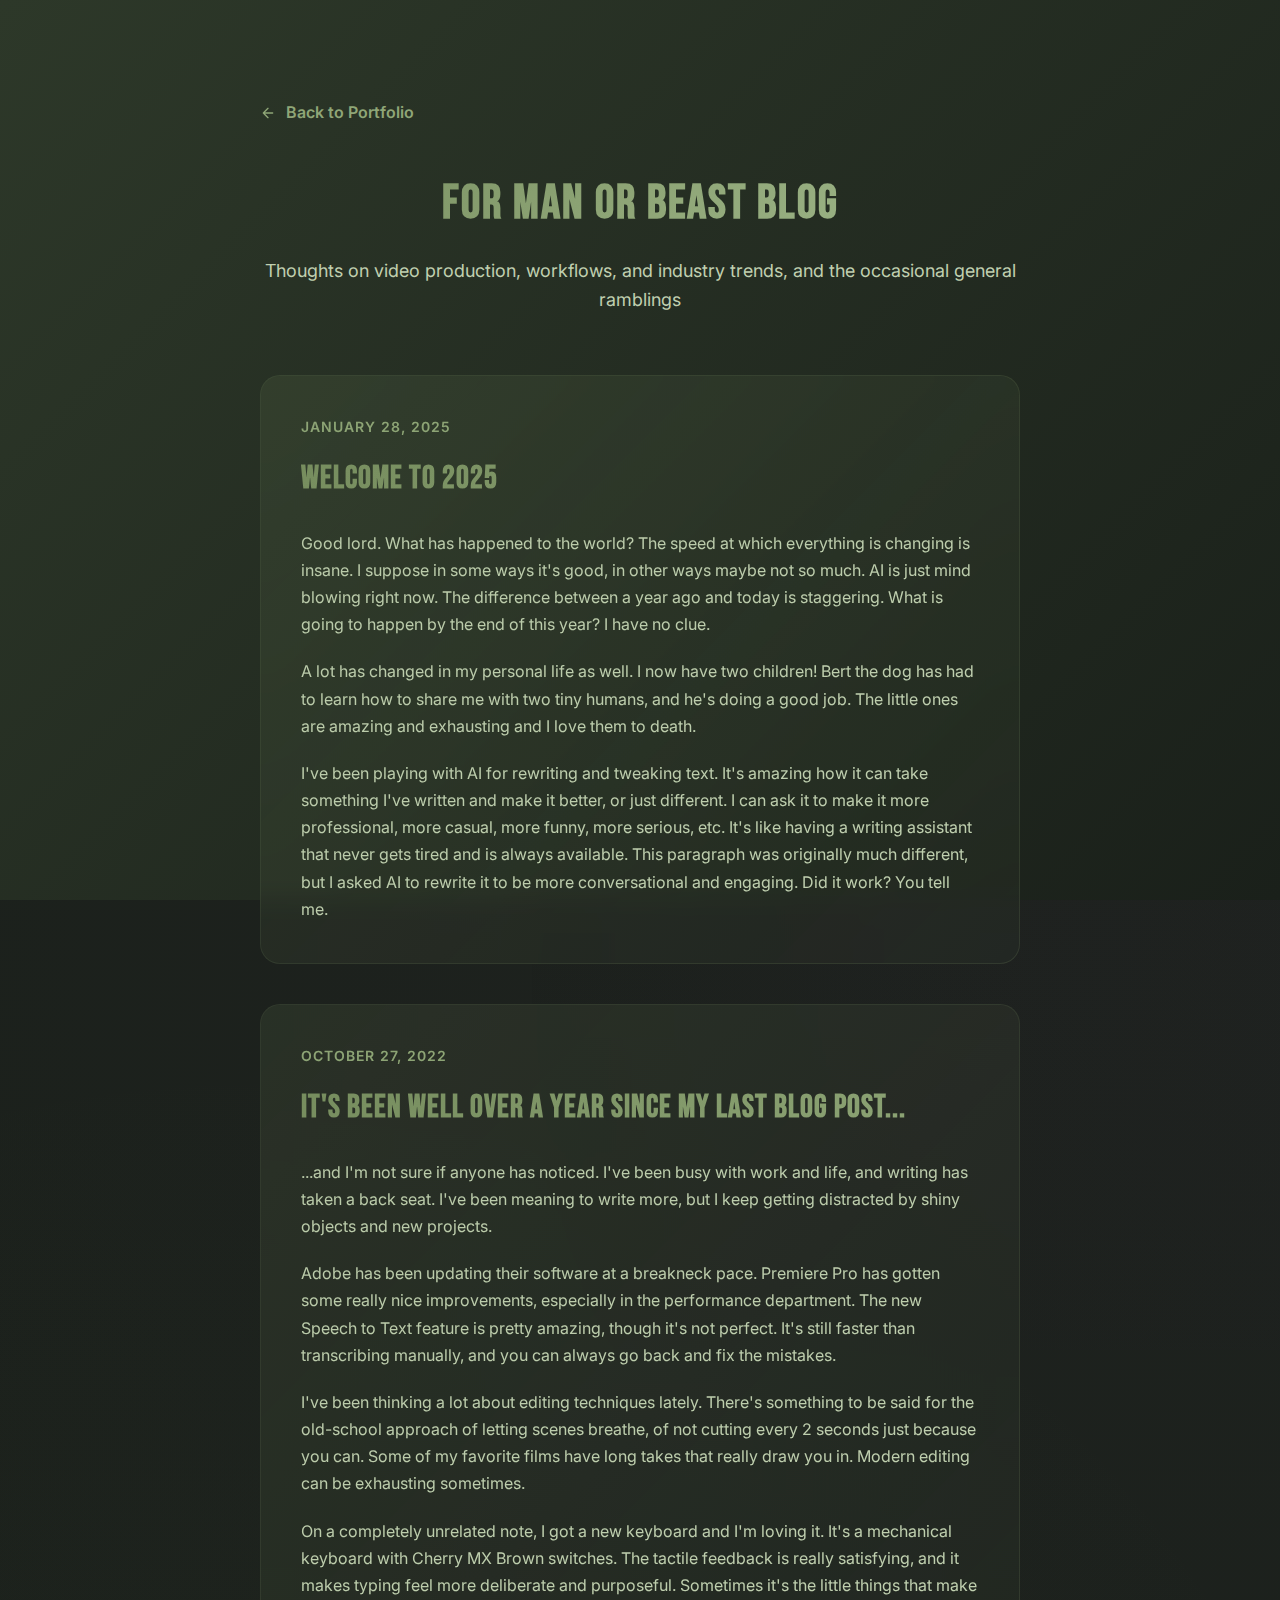
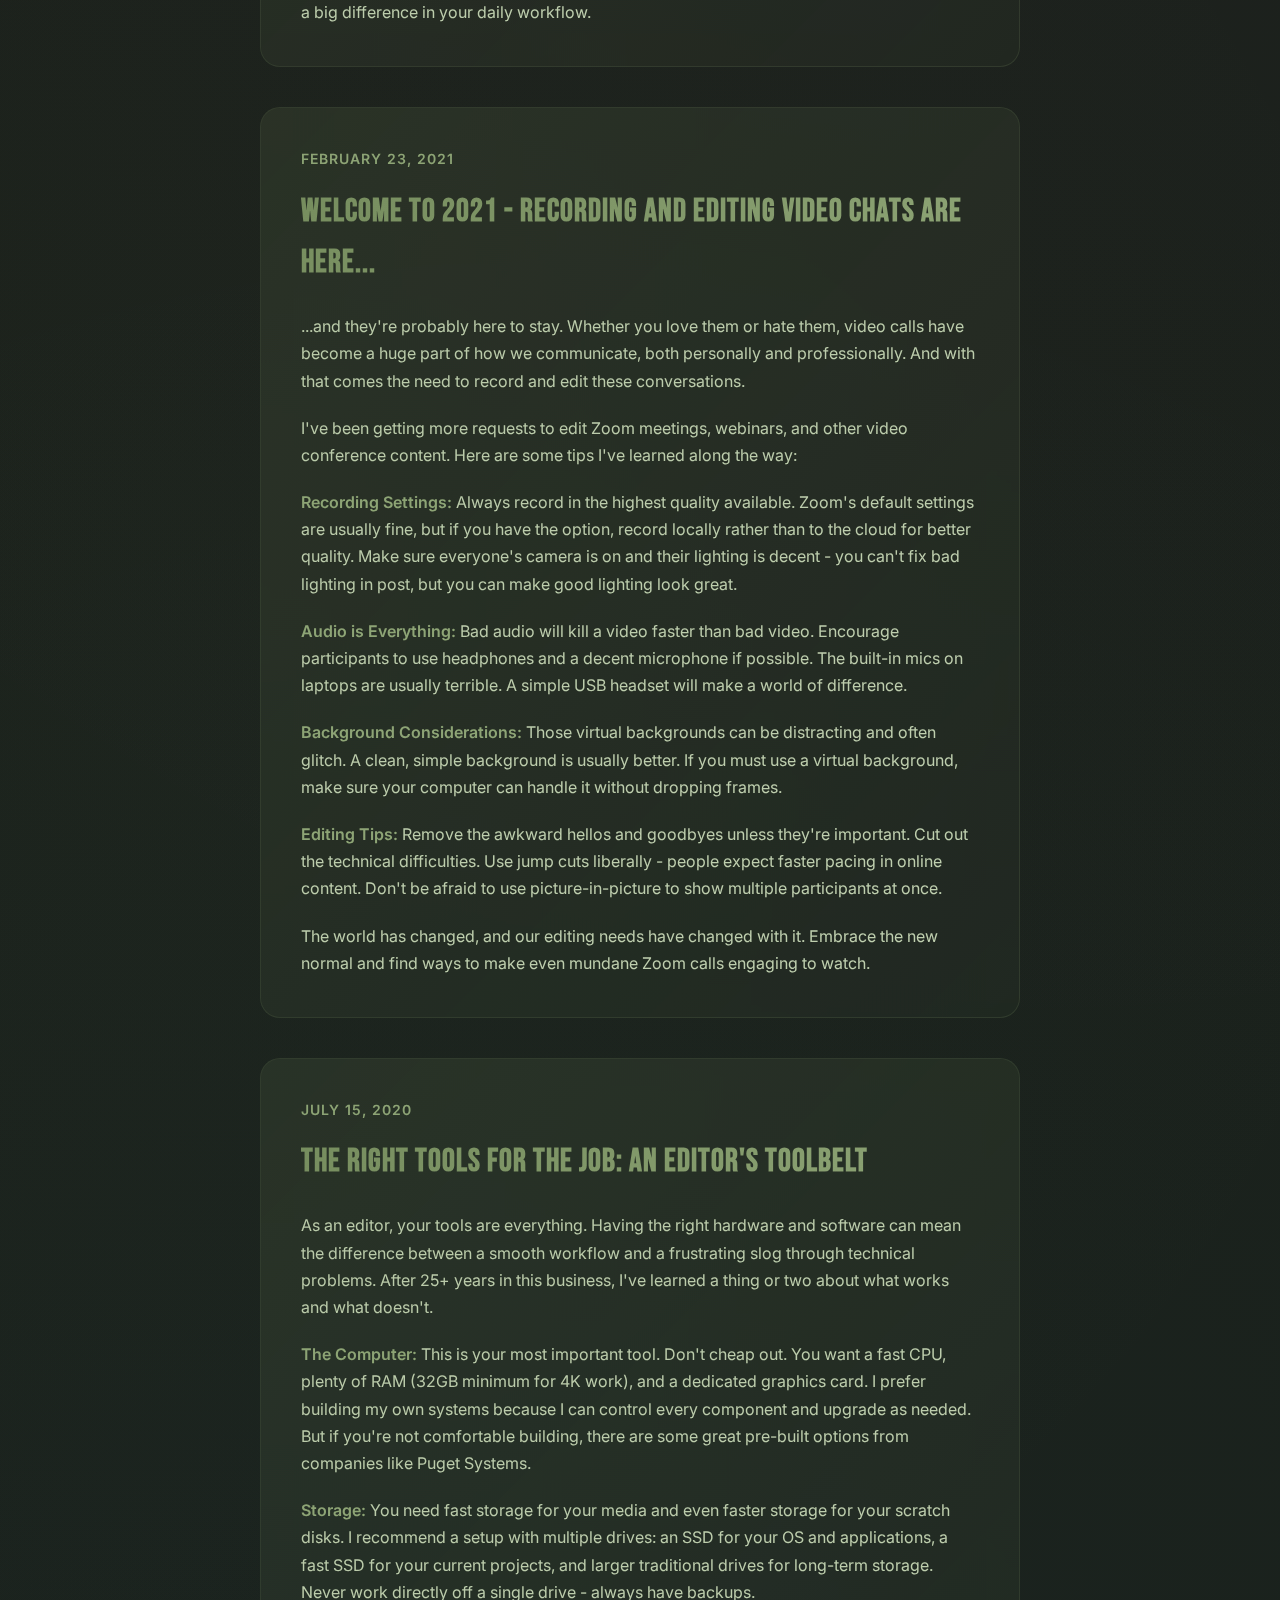
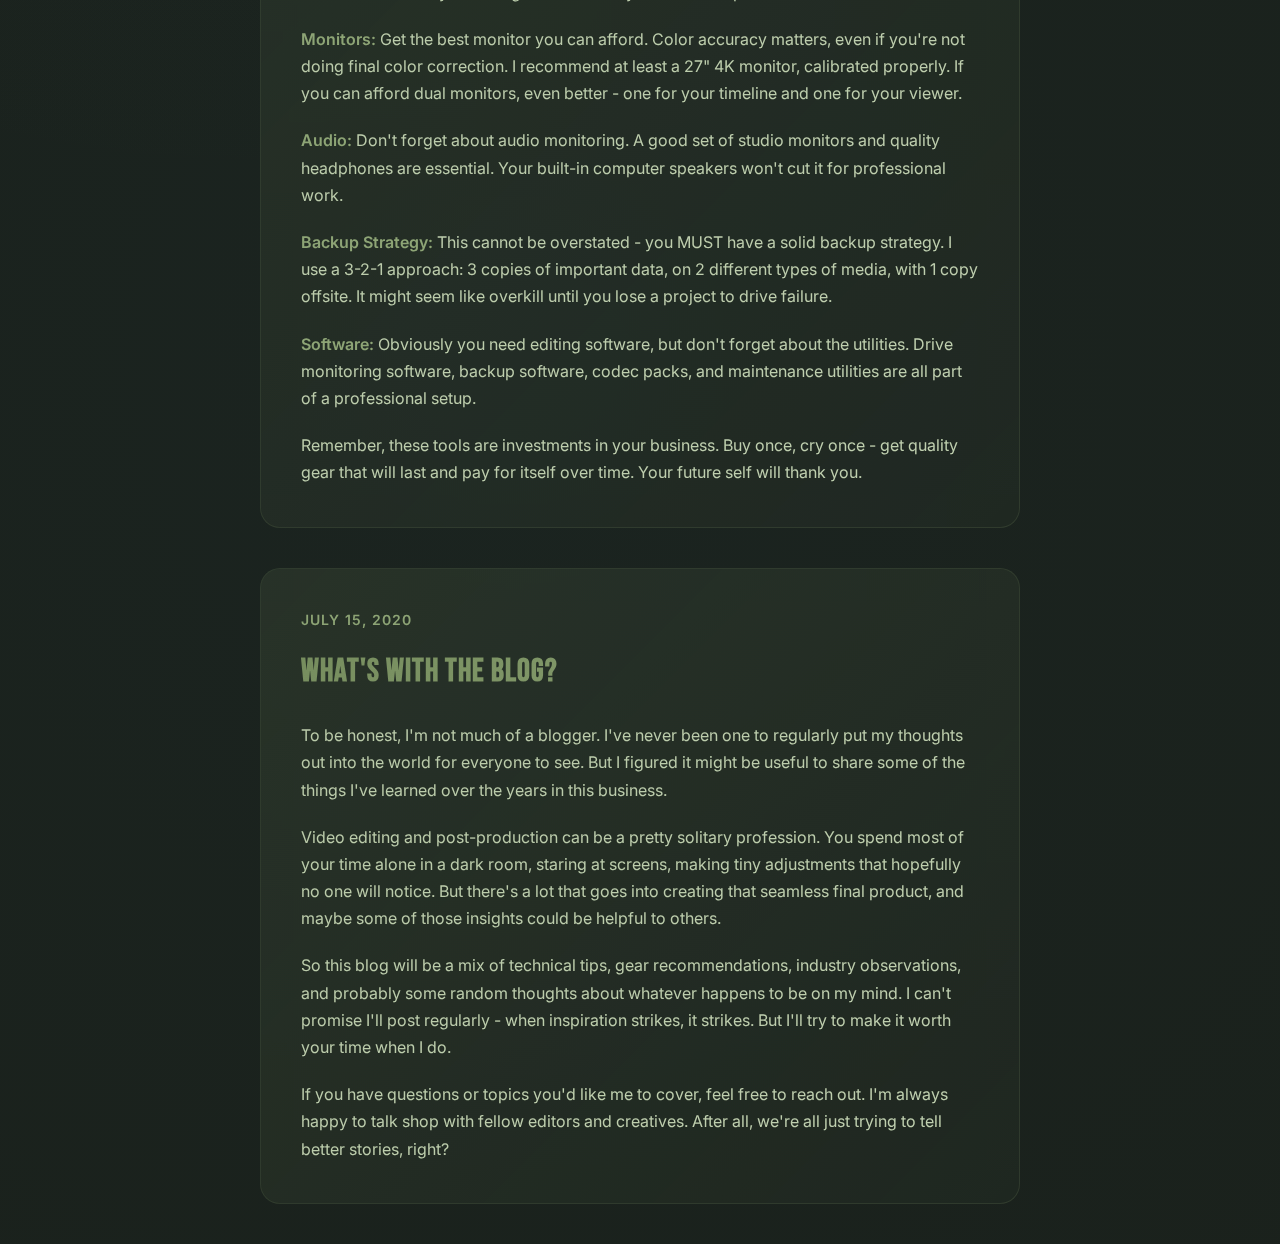
<file: blog.html>
<!DOCTYPE html>
<html lang="en">
<head>
    <meta charset="UTF-8">
    <meta name="viewport" content="width=device-width, initial-scale=1.0">
    <title>Blog - For Man or Beast</title>

    <!-- Favicon -->
    <link rel="icon" type="image/svg+xml" href="favicon.svg">
    <link rel="alternate icon" href="favicon.ico">

    <link href="https://fonts.googleapis.com/css2?family=Inter:wght@300;400;500;600;700&family=Bebas+Neue&display=swap" rel="stylesheet">
    <link rel="stylesheet" href="styles-deepolive.css">
    <style>
        .blog-page {
            background: linear-gradient(135deg, #2d3829 0%, #1a201a 100%);
            background-attachment: fixed;
            min-height: 100vh;
            padding-top: 100px;
        }
        .blog-container {
            max-width: 800px;
            margin: 0 auto;
            padding: 0 20px;
        }
        .blog-post {
            background: rgba(118, 141, 94, 0.05);
            backdrop-filter: blur(12px);
            border: 1px solid rgba(118, 141, 94, 0.2);
            border-radius: 20px;
            padding: 40px;
            margin-bottom: 40px;
            position: relative;
            overflow: hidden;
            transition: all 0.3s ease;
        }
        .blog-post:hover {
            background: rgba(118, 141, 94, 0.08);
            transform: translateY(-2px);
            box-shadow: 0 10px 30px rgba(118, 141, 94, 0.15);
        }
        .blog-post::before {
            content: '';
            position: absolute;
            top: 0;
            left: 0;
            right: 0;
            bottom: 0;
            background: linear-gradient(135deg, rgba(118, 141, 94, 0.1) 0%, rgba(118, 141, 94, 0) 100%);
            pointer-events: none;
        }
        .blog-post-date {
            color: #8fa677;
            font-size: 14px;
            font-weight: 600;
            margin-bottom: 15px;
            text-transform: uppercase;
            letter-spacing: 1px;
        }
        .blog-post-title {
            color: #ffffff;
            font-family: 'Bebas Neue', cursive;
            font-size: 32px;
            margin-bottom: 25px;
            letter-spacing: 1px;
            background: linear-gradient(135deg, #768d5e 0%, #8fa677 100%);
            -webkit-background-clip: text;
            -webkit-text-fill-color: transparent;
            background-clip: text;
        }
        .blog-post-content {
            color: #c0d0b0;
            line-height: 1.7;
            font-size: 16px;
        }
        .blog-post-content p {
            margin-bottom: 20px;
        }
        .blog-post-content p:last-child {
            margin-bottom: 0;
        }
        .blog-header {
            text-align: center;
            margin-bottom: 60px;
        }
        .blog-header h1 {
            font-family: 'Bebas Neue', cursive;
            font-size: 48px;
            color: #ffffff;
            margin-bottom: 15px;
            letter-spacing: 2px;
            background: linear-gradient(135deg, #768d5e 0%, #8fa677 50%, #a0b88c 100%);
            -webkit-background-clip: text;
            -webkit-text-fill-color: transparent;
            background-clip: text;
        }
        .blog-header p {
            color: #c0d0b0;
            font-size: 18px;
        }
        .back-to-site {
            display: inline-flex;
            align-items: center;
            gap: 10px;
            color: #8fa677;
            text-decoration: none;
            font-weight: 600;
            margin-bottom: 40px;
            transition: all 0.3s ease;
        }
        .back-to-site:hover {
            transform: translateX(-5px);
            color: #768d5e;
        }
        .back-to-site svg {
            width: 16px;
            height: 16px;
        }
        .blog-post-content strong {
            color: #8fa677;
            font-weight: 600;
        }
        body {
            margin: 0;
            padding: 0;
            font-family: 'Inter', sans-serif;
        }
        ::-webkit-scrollbar {
            width: 12px;
        }
        ::-webkit-scrollbar-track {
            background: rgba(118, 141, 94, 0.05);
        }
        ::-webkit-scrollbar-thumb {
            background: rgba(118, 141, 94, 0.3);
            border-radius: 6px;
        }
        ::-webkit-scrollbar-thumb:hover {
            background: rgba(118, 141, 94, 0.5);
        }
    </style>
</head>
<body>
    <div class="blog-page">
        <div class="blog-container">
            <a href="index.html" class="back-to-site">
                <svg viewBox="0 0 24 24" fill="none" xmlns="http://www.w3.org/2000/svg">
                    <path d="M19 12H5M12 19l-7-7 7-7" stroke="currentColor" stroke-width="2" stroke-linecap="round" stroke-linejoin="round"/>
                </svg>
                Back to Portfolio
            </a>
            
            <div class="blog-header">
                <h1>For Man or Beast Blog</h1>
                <p>Thoughts on video production, workflows, and industry trends, and the occasional general ramblings</p>
            </div>

            <article class="blog-post">
                <div class="blog-post-date">January 28, 2025</div>
                <h2 class="blog-post-title">Welcome to 2025</h2>
                <div class="blog-post-content">
                    <p>Good lord. What has happened to the world? The speed at which everything is changing is insane. I suppose in some ways it's good, in other ways maybe not so much. AI is just mind blowing right now. The difference between a year ago and today is staggering. What is going to happen by the end of this year? I have no clue.</p>
                    
                    <p>A lot has changed in my personal life as well. I now have two children! Bert the dog has had to learn how to share me with two tiny humans, and he's doing a good job. The little ones are amazing and exhausting and I love them to death.</p>
                    
                    <p>I've been playing with AI for rewriting and tweaking text. It's amazing how it can take something I've written and make it better, or just different. I can ask it to make it more professional, more casual, more funny, more serious, etc. It's like having a writing assistant that never gets tired and is always available. This paragraph was originally much different, but I asked AI to rewrite it to be more conversational and engaging. Did it work? You tell me.</p>
                </div>
            </article>

            <article class="blog-post">
                <div class="blog-post-date">October 27, 2022</div>
                <h2 class="blog-post-title">It's been well over a year since my last blog post...</h2>
                <div class="blog-post-content">
                    <p>...and I'm not sure if anyone has noticed. I've been busy with work and life, and writing has taken a back seat. I've been meaning to write more, but I keep getting distracted by shiny objects and new projects.</p>
                    
                    <p>Adobe has been updating their software at a breakneck pace. Premiere Pro has gotten some really nice improvements, especially in the performance department. The new Speech to Text feature is pretty amazing, though it's not perfect. It's still faster than transcribing manually, and you can always go back and fix the mistakes.</p>
                    
                    <p>I've been thinking a lot about editing techniques lately. There's something to be said for the old-school approach of letting scenes breathe, of not cutting every 2 seconds just because you can. Some of my favorite films have long takes that really draw you in. Modern editing can be exhausting sometimes.</p>
                    
                    <p>On a completely unrelated note, I got a new keyboard and I'm loving it. It's a mechanical keyboard with Cherry MX Brown switches. The tactile feedback is really satisfying, and it makes typing feel more deliberate and purposeful. Sometimes it's the little things that make a big difference in your daily workflow.</p>
                </div>
            </article>

            <article class="blog-post">
                <div class="blog-post-date">February 23, 2021</div>
                <h2 class="blog-post-title">Welcome to 2021 - Recording and editing video chats are here...</h2>
                <div class="blog-post-content">
                    <p>...and they're probably here to stay. Whether you love them or hate them, video calls have become a huge part of how we communicate, both personally and professionally. And with that comes the need to record and edit these conversations.</p>
                    
                    <p>I've been getting more requests to edit Zoom meetings, webinars, and other video conference content. Here are some tips I've learned along the way:</p>
                    
                    <p><strong>Recording Settings:</strong> Always record in the highest quality available. Zoom's default settings are usually fine, but if you have the option, record locally rather than to the cloud for better quality. Make sure everyone's camera is on and their lighting is decent - you can't fix bad lighting in post, but you can make good lighting look great.</p>
                    
                    <p><strong>Audio is Everything:</strong> Bad audio will kill a video faster than bad video. Encourage participants to use headphones and a decent microphone if possible. The built-in mics on laptops are usually terrible. A simple USB headset will make a world of difference.</p>
                    
                    <p><strong>Background Considerations:</strong> Those virtual backgrounds can be distracting and often glitch. A clean, simple background is usually better. If you must use a virtual background, make sure your computer can handle it without dropping frames.</p>
                    
                    <p><strong>Editing Tips:</strong> Remove the awkward hellos and goodbyes unless they're important. Cut out the technical difficulties. Use jump cuts liberally - people expect faster pacing in online content. Don't be afraid to use picture-in-picture to show multiple participants at once.</p>
                    
                    <p>The world has changed, and our editing needs have changed with it. Embrace the new normal and find ways to make even mundane Zoom calls engaging to watch.</p>
                </div>
            </article>

            <article class="blog-post">
                <div class="blog-post-date">July 15, 2020</div>
                <h2 class="blog-post-title">The Right Tools for the Job: An Editor's Toolbelt</h2>
                <div class="blog-post-content">
                    <p>As an editor, your tools are everything. Having the right hardware and software can mean the difference between a smooth workflow and a frustrating slog through technical problems. After 25+ years in this business, I've learned a thing or two about what works and what doesn't.</p>
                    
                    <p><strong>The Computer:</strong> This is your most important tool. Don't cheap out. You want a fast CPU, plenty of RAM (32GB minimum for 4K work), and a dedicated graphics card. I prefer building my own systems because I can control every component and upgrade as needed. But if you're not comfortable building, there are some great pre-built options from companies like Puget Systems.</p>
                    
                    <p><strong>Storage:</strong> You need fast storage for your media and even faster storage for your scratch disks. I recommend a setup with multiple drives: an SSD for your OS and applications, a fast SSD for your current projects, and larger traditional drives for long-term storage. Never work directly off a single drive - always have backups.</p>
                    
                    <p><strong>Monitors:</strong> Get the best monitor you can afford. Color accuracy matters, even if you're not doing final color correction. I recommend at least a 27" 4K monitor, calibrated properly. If you can afford dual monitors, even better - one for your timeline and one for your viewer.</p>
                    
                    <p><strong>Audio:</strong> Don't forget about audio monitoring. A good set of studio monitors and quality headphones are essential. Your built-in computer speakers won't cut it for professional work.</p>
                    
                    <p><strong>Backup Strategy:</strong> This cannot be overstated - you MUST have a solid backup strategy. I use a 3-2-1 approach: 3 copies of important data, on 2 different types of media, with 1 copy offsite. It might seem like overkill until you lose a project to drive failure.</p>
                    
                    <p><strong>Software:</strong> Obviously you need editing software, but don't forget about the utilities. Drive monitoring software, backup software, codec packs, and maintenance utilities are all part of a professional setup.</p>
                    
                    <p>Remember, these tools are investments in your business. Buy once, cry once - get quality gear that will last and pay for itself over time. Your future self will thank you.</p>
                </div>
            </article>

            <article class="blog-post">
                <div class="blog-post-date">July 15, 2020</div>
                <h2 class="blog-post-title">What's with the blog?</h2>
                <div class="blog-post-content">
                    <p>To be honest, I'm not much of a blogger. I've never been one to regularly put my thoughts out into the world for everyone to see. But I figured it might be useful to share some of the things I've learned over the years in this business.</p>
                    
                    <p>Video editing and post-production can be a pretty solitary profession. You spend most of your time alone in a dark room, staring at screens, making tiny adjustments that hopefully no one will notice. But there's a lot that goes into creating that seamless final product, and maybe some of those insights could be helpful to others.</p>
                    
                    <p>So this blog will be a mix of technical tips, gear recommendations, industry observations, and probably some random thoughts about whatever happens to be on my mind. I can't promise I'll post regularly - when inspiration strikes, it strikes. But I'll try to make it worth your time when I do.</p>
                    
                    <p>If you have questions or topics you'd like me to cover, feel free to reach out. I'm always happy to talk shop with fellow editors and creatives. After all, we're all just trying to tell better stories, right?</p>
                </div>
            </article>
        </div>
    </div>
</body>
</html>
</file>
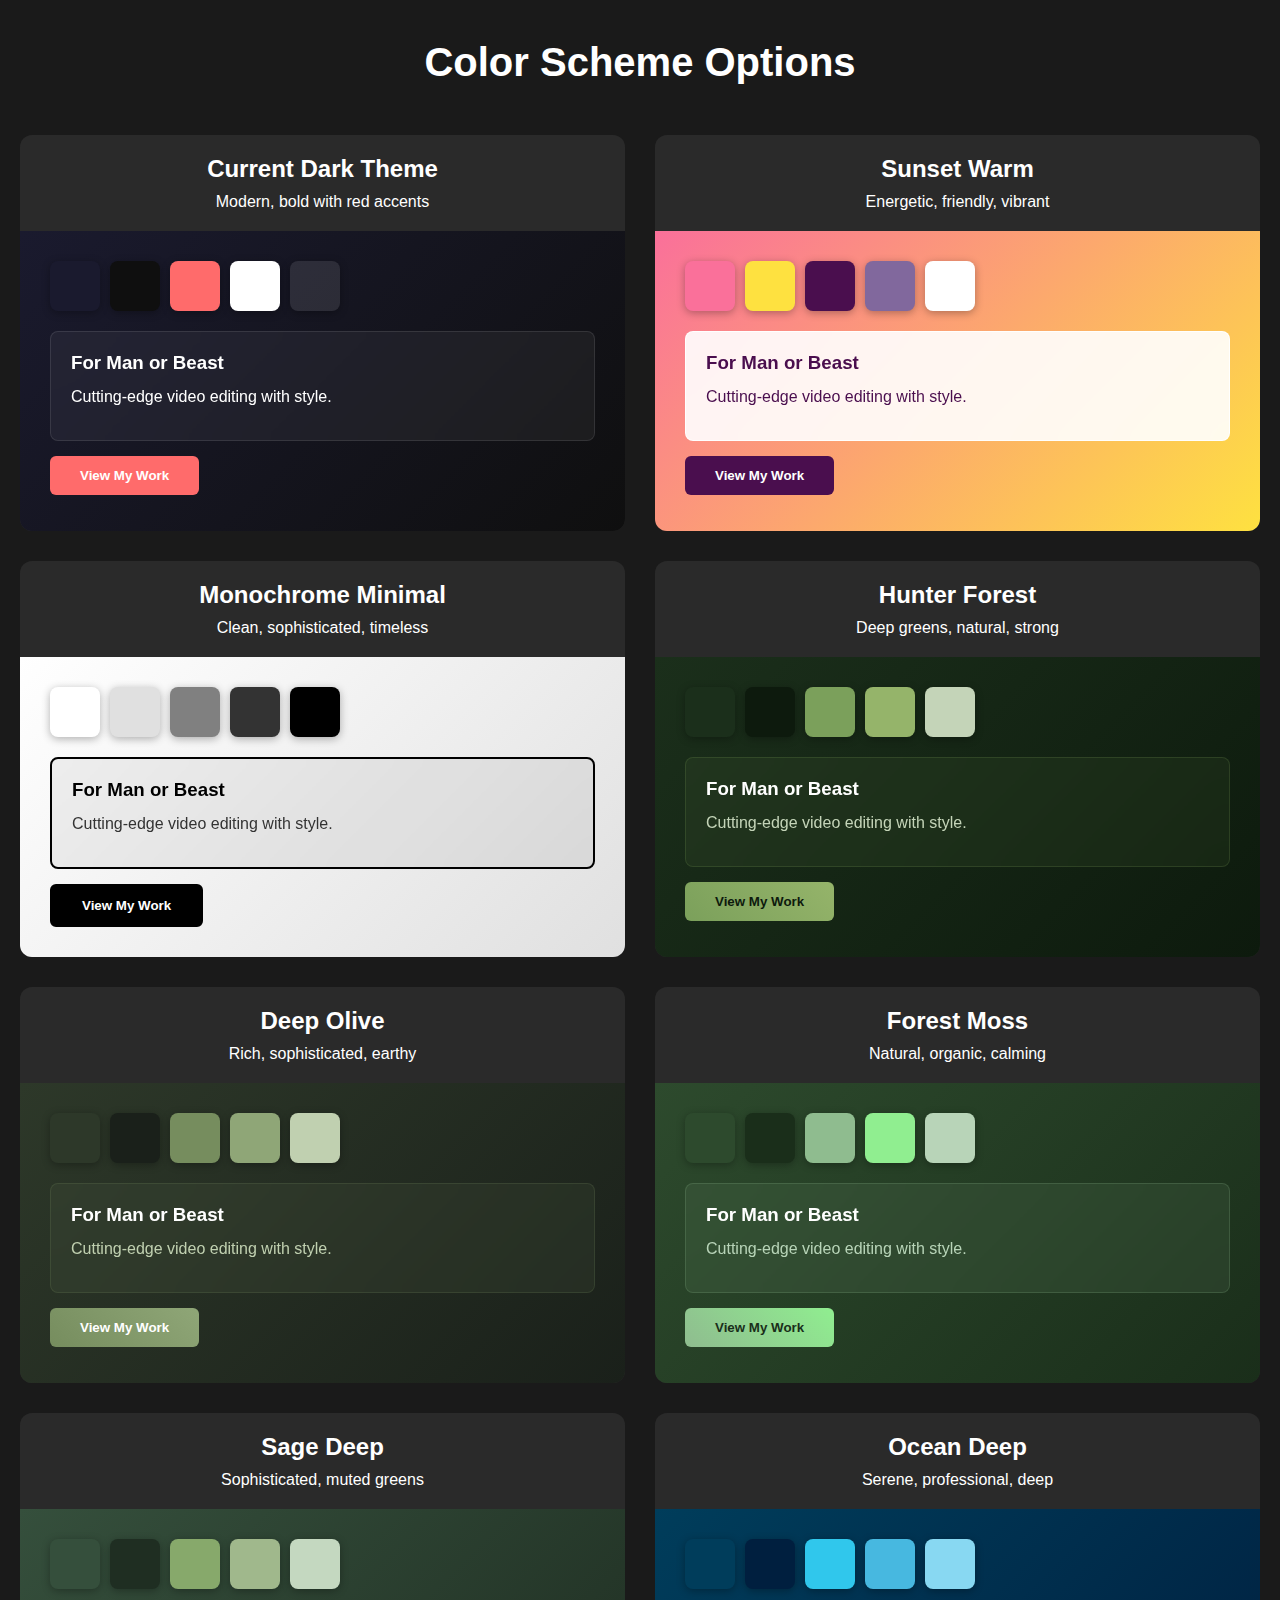
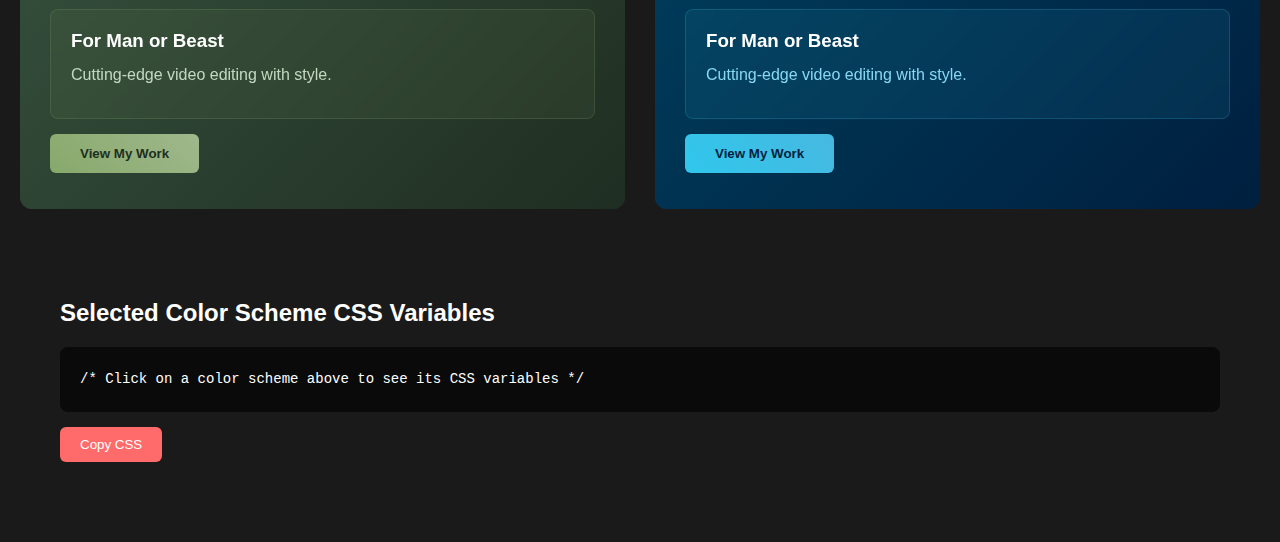
<file: coloroptions.html>
<!DOCTYPE html>
<html lang="en">
<head>
    <meta charset="UTF-8">
    <meta name="viewport" content="width=device-width, initial-scale=1.0">
    <title>Color Scheme Options - For Man or Beast</title>
    <style>
        * {
            margin: 0;
            padding: 0;
            box-sizing: border-box;
        }

        body {
            font-family: -apple-system, BlinkMacSystemFont, "Segoe UI", Roboto, "Helvetica Neue", Arial, sans-serif;
            background: #1a1a1a;
            color: #fff;
            padding: 40px 20px;
        }

        .container {
            max-width: 1400px;
            margin: 0 auto;
        }

        h1 {
            text-align: center;
            margin-bottom: 50px;
            font-size: 2.5rem;
        }

        .schemes-grid {
            display: grid;
            grid-template-columns: repeat(auto-fit, minmax(400px, 1fr));
            gap: 30px;
            margin-bottom: 50px;
        }

        .scheme-card {
            background: #2a2a2a;
            border-radius: 12px;
            overflow: hidden;
            transition: transform 0.3s ease;
        }

        .scheme-card:hover {
            transform: translateY(-5px);
        }

        .scheme-header {
            padding: 20px;
            text-align: center;
        }

        .scheme-header h2 {
            margin-bottom: 10px;
        }

        .scheme-preview {
            padding: 30px;
            min-height: 300px;
            position: relative;
        }

        .color-palette {
            display: flex;
            gap: 10px;
            margin-bottom: 20px;
            flex-wrap: wrap;
        }

        .color-swatch {
            width: 50px;
            height: 50px;
            border-radius: 8px;
            box-shadow: 0 2px 8px rgba(0,0,0,0.3);
            position: relative;
            cursor: pointer;
        }

        .color-swatch:hover::after {
            content: attr(data-color);
            position: absolute;
            bottom: -25px;
            left: 50%;
            transform: translateX(-50%);
            background: #000;
            color: #fff;
            padding: 4px 8px;
            border-radius: 4px;
            font-size: 11px;
            white-space: nowrap;
            z-index: 10;
        }

        .sample-elements {
            display: flex;
            flex-direction: column;
            gap: 15px;
        }

        .sample-button {
            padding: 12px 30px;
            border: none;
            border-radius: 6px;
            font-weight: 600;
            cursor: pointer;
            transition: all 0.3s ease;
            display: inline-block;
            width: fit-content;
        }

        .sample-card {
            padding: 20px;
            border-radius: 8px;
            backdrop-filter: blur(10px);
        }

        .sample-text {
            margin: 10px 0;
            line-height: 1.6;
        }

        .apply-button {
            margin: 20px auto;
            padding: 15px 40px;
            font-size: 1.1rem;
            border: none;
            border-radius: 8px;
            cursor: pointer;
            font-weight: 600;
            transition: all 0.3s ease;
            display: block;
        }

        /* Scheme 1: Current Dark Theme */
        .scheme-1 {
            background: linear-gradient(135deg, #1a1a2e 0%, #0f0f0f 100%);
        }
        .scheme-1 .sample-button {
            background: #ff6b6b;
            color: white;
        }
        .scheme-1 .sample-button:hover {
            background: #ff5252;
            transform: scale(1.05);
        }
        .scheme-1 .sample-card {
            background: rgba(255, 255, 255, 0.05);
            border: 1px solid rgba(255, 255, 255, 0.1);
        }

        /* Scheme 2: Hunter Forest */
        .scheme-2 {
            background: linear-gradient(135deg, #1b2f1b 0%, #0d1a0d 100%);
        }
        .scheme-2 .sample-button {
            background: linear-gradient(45deg, #7ba05b, #95b46a);
            color: #0d1a0d;
            font-weight: 600;
        }
        .scheme-2 .sample-button:hover {
            transform: scale(1.05);
            box-shadow: 0 10px 30px rgba(123, 160, 91, 0.4);
        }
        .scheme-2 .sample-card {
            background: rgba(123, 160, 91, 0.08);
            border: 1px solid rgba(123, 160, 91, 0.2);
        }
        .scheme-2 .sample-text {
            color: #c4d4b8;
        }

        /* Scheme 3: Deep Olive */
        .scheme-3 {
            background: linear-gradient(135deg, #2d3829 0%, #1a201a 100%);
        }
        .scheme-3 .sample-button {
            background: linear-gradient(45deg, #768d5e, #8fa677);
            color: white;
        }
        .scheme-3 .sample-button:hover {
            transform: scale(1.05);
            box-shadow: 0 10px 30px rgba(118, 141, 94, 0.3);
        }
        .scheme-3 .sample-card {
            background: rgba(118, 141, 94, 0.1);
            border: 1px solid rgba(118, 141, 94, 0.2);
        }
        .scheme-3 .sample-text {
            color: #c0d0b0;
        }

        /* Scheme 4: Forest Moss */
        .scheme-4 {
            background: linear-gradient(135deg, #2d4a2d 0%, #1a2e1a 100%);
        }
        .scheme-4 .sample-button {
            background: linear-gradient(45deg, #8fbc8f, #90ee90);
            color: #1a2e1a;
            font-weight: 600;
        }
        .scheme-4 .sample-button:hover {
            transform: scale(1.05);
            box-shadow: 0 10px 30px rgba(143, 188, 143, 0.3);
        }
        .scheme-4 .sample-card {
            background: rgba(143, 188, 143, 0.1);
            border: 1px solid rgba(143, 188, 143, 0.2);
        }
        .scheme-4 .sample-text {
            color: #b8d4b8;
        }

        /* Scheme 5: Sunset Warm */
        .scheme-5 {
            background: linear-gradient(135deg, #fa709a 0%, #fee140 100%);
        }
        .scheme-5 .sample-button {
            background: #4a0e4e;
            color: white;
        }
        .scheme-5 .sample-button:hover {
            background: #81689d;
            transform: scale(1.05);
        }
        .scheme-5 .sample-card {
            background: rgba(255, 255, 255, 0.9);
            border: 1px solid rgba(255, 255, 255, 0.95);
        }
        .scheme-5 .sample-text {
            color: #4a0e4e;
        }
        .scheme-5 h3 {
            color: #4a0e4e;
        }

        /* Scheme 6: Monochrome Minimal */
        .scheme-6 {
            background: linear-gradient(135deg, #ffffff 0%, #e0e0e0 100%);
        }
        .scheme-6 .sample-button {
            background: #000000;
            color: white;
            border: 2px solid #000000;
        }
        .scheme-6 .sample-button:hover {
            background: transparent;
            color: #000000;
        }
        .scheme-6 .sample-card {
            background: rgba(0, 0, 0, 0.05);
            border: 2px solid #000000;
        }
        .scheme-6 .sample-text {
            color: #333333;
        }
        .scheme-6 h3 {
            color: #000000;
        }
        .scheme-6 .scheme-header {
            color: #000000;
        }

        /* Scheme 7: Sage Deep */
        .scheme-7 {
            background: linear-gradient(135deg, #354f3c 0%, #1f2e22 100%);
        }
        .scheme-7 .sample-button {
            background: linear-gradient(45deg, #87a96b, #a0b88c);
            color: #1f2e22;
            font-weight: 600;
        }
        .scheme-7 .sample-button:hover {
            box-shadow: 0 10px 40px rgba(135, 169, 107, 0.4);
            transform: scale(1.05);
        }
        .scheme-7 .sample-card {
            background: rgba(135, 169, 107, 0.08);
            border: 1px solid rgba(135, 169, 107, 0.2);
        }
        .scheme-7 .sample-text {
            color: #c4d8c0;
        }

        /* Scheme 8: Ocean Deep */
        .scheme-8 {
            background: linear-gradient(135deg, #003d5b 0%, #001f3f 100%);
        }
        .scheme-8 .sample-button {
            background: linear-gradient(45deg, #30c7ec, #47b8e0);
            color: #001f3f;
            font-weight: 600;
        }
        .scheme-8 .sample-button:hover {
            transform: translateY(-3px);
            box-shadow: 0 10px 40px rgba(48, 199, 236, 0.4);
        }
        .scheme-8 .sample-card {
            background: rgba(48, 199, 236, 0.08);
            border: 1px solid rgba(48, 199, 236, 0.2);
        }
        .scheme-8 .sample-text {
            color: #88d8f2;
        }

        .code-section {
            background: #1a1a1a;
            padding: 40px;
            border-radius: 12px;
            margin-top: 50px;
        }

        .code-section h2 {
            margin-bottom: 20px;
        }

        .css-variables {
            background: #0a0a0a;
            padding: 20px;
            border-radius: 8px;
            font-family: 'Courier New', monospace;
            font-size: 14px;
            line-height: 1.8;
            overflow-x: auto;
        }

        .copy-button {
            background: #ff6b6b;
            color: white;
            border: none;
            padding: 10px 20px;
            border-radius: 6px;
            cursor: pointer;
            margin-top: 15px;
            transition: all 0.3s ease;
        }

        .copy-button:hover {
            background: #ff5252;
            transform: scale(1.05);
        }
    </style>
</head>
<body>
    <div class="container">
        <h1>Color Scheme Options</h1>

        <div class="schemes-grid">
            <!-- Scheme 1: Current Dark Theme -->
            <div class="scheme-card">
                <div class="scheme-header">
                    <h2>Current Dark Theme</h2>
                    <p>Modern, bold with red accents</p>
                </div>
                <div class="scheme-preview scheme-1">
                    <div class="color-palette">
                        <div class="color-swatch" style="background: #1a1a2e;" data-color="#1a1a2e"></div>
                        <div class="color-swatch" style="background: #0f0f0f;" data-color="#0f0f0f"></div>
                        <div class="color-swatch" style="background: #ff6b6b;" data-color="#ff6b6b"></div>
                        <div class="color-swatch" style="background: #ffffff;" data-color="#ffffff"></div>
                        <div class="color-swatch" style="background: rgba(255,255,255,0.1);" data-color="rgba(255,255,255,0.1)"></div>
                    </div>
                    <div class="sample-elements">
                        <div class="sample-card">
                            <h3>For Man or Beast</h3>
                            <p class="sample-text">Cutting-edge video editing with style.</p>
                        </div>
                        <button class="sample-button">View My Work</button>
                    </div>
                </div>
            </div>

            <!-- Scheme 5: Sunset Warm -->
            <div class="scheme-card">
                <div class="scheme-header">
                    <h2>Sunset Warm</h2>
                    <p>Energetic, friendly, vibrant</p>
                </div>
                <div class="scheme-preview scheme-5">
                    <div class="color-palette">
                        <div class="color-swatch" style="background: #fa709a;" data-color="#fa709a"></div>
                        <div class="color-swatch" style="background: #fee140;" data-color="#fee140"></div>
                        <div class="color-swatch" style="background: #4a0e4e;" data-color="#4a0e4e"></div>
                        <div class="color-swatch" style="background: #81689d;" data-color="#81689d"></div>
                        <div class="color-swatch" style="background: #ffffff;" data-color="#ffffff"></div>
                    </div>
                    <div class="sample-elements">
                        <div class="sample-card">
                            <h3>For Man or Beast</h3>
                            <p class="sample-text">Cutting-edge video editing with style.</p>
                        </div>
                        <button class="sample-button">View My Work</button>
                    </div>
                </div>
            </div>

            <!-- Scheme 6: Monochrome Minimal -->
            <div class="scheme-card">
                <div class="scheme-header">
                    <h2>Monochrome Minimal</h2>
                    <p>Clean, sophisticated, timeless</p>
                </div>
                <div class="scheme-preview scheme-6">
                    <div class="color-palette">
                        <div class="color-swatch" style="background: #ffffff;" data-color="#ffffff"></div>
                        <div class="color-swatch" style="background: #e0e0e0;" data-color="#e0e0e0"></div>
                        <div class="color-swatch" style="background: #808080;" data-color="#808080"></div>
                        <div class="color-swatch" style="background: #333333;" data-color="#333333"></div>
                        <div class="color-swatch" style="background: #000000;" data-color="#000000"></div>
                    </div>
                    <div class="sample-elements">
                        <div class="sample-card">
                            <h3>For Man or Beast</h3>
                            <p class="sample-text">Cutting-edge video editing with style.</p>
                        </div>
                        <button class="sample-button">View My Work</button>
                    </div>
                </div>
            </div>

            <!-- Scheme 2: Hunter Forest -->
            <div class="scheme-card">
                <div class="scheme-header">
                    <h2>Hunter Forest</h2>
                    <p>Deep greens, natural, strong</p>
                </div>
                <div class="scheme-preview scheme-2">
                    <div class="color-palette">
                        <div class="color-swatch" style="background: #1b2f1b;" data-color="#1b2f1b"></div>
                        <div class="color-swatch" style="background: #0d1a0d;" data-color="#0d1a0d"></div>
                        <div class="color-swatch" style="background: #7ba05b;" data-color="#7ba05b"></div>
                        <div class="color-swatch" style="background: #95b46a;" data-color="#95b46a"></div>
                        <div class="color-swatch" style="background: #c4d4b8;" data-color="#c4d4b8"></div>
                    </div>
                    <div class="sample-elements">
                        <div class="sample-card">
                            <h3>For Man or Beast</h3>
                            <p class="sample-text">Cutting-edge video editing with style.</p>
                        </div>
                        <button class="sample-button">View My Work</button>
                    </div>
                </div>
            </div>

            <!-- Scheme 3: Deep Olive -->
            <div class="scheme-card">
                <div class="scheme-header">
                    <h2>Deep Olive</h2>
                    <p>Rich, sophisticated, earthy</p>
                </div>
                <div class="scheme-preview scheme-3">
                    <div class="color-palette">
                        <div class="color-swatch" style="background: #2d3829;" data-color="#2d3829"></div>
                        <div class="color-swatch" style="background: #1a201a;" data-color="#1a201a"></div>
                        <div class="color-swatch" style="background: #768d5e;" data-color="#768d5e"></div>
                        <div class="color-swatch" style="background: #8fa677;" data-color="#8fa677"></div>
                        <div class="color-swatch" style="background: #c0d0b0;" data-color="#c0d0b0"></div>
                    </div>
                    <div class="sample-elements">
                        <div class="sample-card">
                            <h3>For Man or Beast</h3>
                            <p class="sample-text">Cutting-edge video editing with style.</p>
                        </div>
                        <button class="sample-button">View My Work</button>
                    </div>
                </div>
            </div>

            <!-- Scheme 4: Forest Moss -->
            <div class="scheme-card">
                <div class="scheme-header">
                    <h2>Forest Moss</h2>
                    <p>Natural, organic, calming</p>
                </div>
                <div class="scheme-preview scheme-4">
                    <div class="color-palette">
                        <div class="color-swatch" style="background: #2d4a2d;" data-color="#2d4a2d"></div>
                        <div class="color-swatch" style="background: #1a2e1a;" data-color="#1a2e1a"></div>
                        <div class="color-swatch" style="background: #8fbc8f;" data-color="#8fbc8f"></div>
                        <div class="color-swatch" style="background: #90ee90;" data-color="#90ee90"></div>
                        <div class="color-swatch" style="background: #b8d4b8;" data-color="#b8d4b8"></div>
                    </div>
                    <div class="sample-elements">
                        <div class="sample-card">
                            <h3>For Man or Beast</h3>
                            <p class="sample-text">Cutting-edge video editing with style.</p>
                        </div>
                        <button class="sample-button">View My Work</button>
                    </div>
                </div>
            </div>

            <!-- Scheme 7: Sage Deep -->
            <div class="scheme-card">
                <div class="scheme-header">
                    <h2>Sage Deep</h2>
                    <p>Sophisticated, muted greens</p>
                </div>
                <div class="scheme-preview scheme-7">
                    <div class="color-palette">
                        <div class="color-swatch" style="background: #354f3c;" data-color="#354f3c"></div>
                        <div class="color-swatch" style="background: #1f2e22;" data-color="#1f2e22"></div>
                        <div class="color-swatch" style="background: #87a96b;" data-color="#87a96b"></div>
                        <div class="color-swatch" style="background: #a0b88c;" data-color="#a0b88c"></div>
                        <div class="color-swatch" style="background: #c4d8c0;" data-color="#c4d8c0"></div>
                    </div>
                    <div class="sample-elements">
                        <div class="sample-card">
                            <h3>For Man or Beast</h3>
                            <p class="sample-text">Cutting-edge video editing with style.</p>
                        </div>
                        <button class="sample-button">View My Work</button>
                    </div>
                </div>
            </div>

            <!-- Scheme 8: Ocean Deep -->
            <div class="scheme-card">
                <div class="scheme-header">
                    <h2>Ocean Deep</h2>
                    <p>Serene, professional, deep</p>
                </div>
                <div class="scheme-preview scheme-8">
                    <div class="color-palette">
                        <div class="color-swatch" style="background: #003d5b;" data-color="#003d5b"></div>
                        <div class="color-swatch" style="background: #001f3f;" data-color="#001f3f"></div>
                        <div class="color-swatch" style="background: #30c7ec;" data-color="#30c7ec"></div>
                        <div class="color-swatch" style="background: #47b8e0;" data-color="#47b8e0"></div>
                        <div class="color-swatch" style="background: #88d8f2;" data-color="#88d8f2"></div>
                    </div>
                    <div class="sample-elements">
                        <div class="sample-card">
                            <h3>For Man or Beast</h3>
                            <p class="sample-text">Cutting-edge video editing with style.</p>
                        </div>
                        <button class="sample-button">View My Work</button>
                    </div>
                </div>
            </div>
        </div>

        <div class="code-section" id="cssCode">
            <h2>Selected Color Scheme CSS Variables</h2>
            <div class="css-variables" id="cssOutput">
                <pre>/* Click on a color scheme above to see its CSS variables */</pre>
            </div>
            <button class="copy-button" onclick="copyCSS()">Copy CSS</button>
        </div>
    </div>

    <script>
        const schemes = {
            'scheme-1': `/* Current Dark Theme */
:root {
    --primary-bg: linear-gradient(135deg, #1a1a2e 0%, #0f0f0f 100%);
    --primary-dark: #1a1a2e;
    --primary-darker: #0f0f0f;
    --accent-color: #ff6b6b;
    --accent-hover: #ff5252;
    --text-primary: #ffffff;
    --text-secondary: rgba(255, 255, 255, 0.8);
    --card-bg: rgba(255, 255, 255, 0.05);
    --border-color: rgba(255, 255, 255, 0.1);
}`,
            'scheme-2': `/* Hunter Forest */
:root {
    --primary-bg: linear-gradient(135deg, #1b2f1b 0%, #0d1a0d 100%);
    --primary-dark: #1b2f1b;
    --primary-darker: #0d1a0d;
    --accent-color: #7ba05b;
    --accent-secondary: #95b46a;
    --text-primary: #ffffff;
    --text-secondary: #c4d4b8;
    --card-bg: rgba(123, 160, 91, 0.08);
    --border-color: rgba(123, 160, 91, 0.2);
}`,
            'scheme-3': `/* Deep Olive */
:root {
    --primary-bg: linear-gradient(135deg, #2d3829 0%, #1a201a 100%);
    --primary-olive: #2d3829;
    --primary-deep: #1a201a;
    --accent-color: #768d5e;
    --accent-secondary: #8fa677;
    --text-primary: #ffffff;
    --text-secondary: #c0d0b0;
    --card-bg: rgba(118, 141, 94, 0.1);
    --border-color: rgba(118, 141, 94, 0.2);
}`,
            'scheme-4': `/* Forest Moss */
:root {
    --primary-bg: linear-gradient(135deg, #2d4a2d 0%, #1a2e1a 100%);
    --primary-forest: #2d4a2d;
    --primary-deep: #1a2e1a;
    --accent-moss: #8fbc8f;
    --accent-light: #90ee90;
    --text-primary: #ffffff;
    --text-secondary: #b8d4b8;
    --card-bg: rgba(143, 188, 143, 0.1);
    --border-color: rgba(143, 188, 143, 0.2);
}`,
            'scheme-5': `/* Sunset Warm */
:root {
    --primary-bg: linear-gradient(135deg, #fa709a 0%, #fee140 100%);
    --primary-pink: #fa709a;
    --primary-yellow: #fee140;
    --accent-color: #4a0e4e;
    --accent-hover: #81689d;
    --text-primary: #4a0e4e;
    --text-light: #ffffff;
    --card-bg: rgba(255, 255, 255, 0.9);
    --border-color: rgba(255, 255, 255, 0.95);
}`,
            'scheme-6': `/* Monochrome Minimal */
:root {
    --primary-bg: linear-gradient(135deg, #ffffff 0%, #e0e0e0 100%);
    --primary-white: #ffffff;
    --primary-gray: #e0e0e0;
    --accent-color: #000000;
    --text-primary: #000000;
    --text-secondary: #333333;
    --text-light: #808080;
    --card-bg: rgba(0, 0, 0, 0.05);
    --border-color: #000000;
}`,
            'scheme-7': `/* Sage Deep */
:root {
    --primary-bg: linear-gradient(135deg, #354f3c 0%, #1f2e22 100%);
    --primary-sage: #354f3c;
    --primary-deep: #1f2e22;
    --accent-sage-light: #87a96b;
    --accent-sage-soft: #a0b88c;
    --text-primary: #ffffff;
    --text-secondary: #c4d8c0;
    --card-bg: rgba(135, 169, 107, 0.08);
    --border-color: rgba(135, 169, 107, 0.2);
}`,
            'scheme-8': `/* Ocean Deep */
:root {
    --primary-bg: linear-gradient(135deg, #003d5b 0%, #001f3f 100%);
    --primary-navy: #003d5b;
    --primary-deep: #001f3f;
    --accent-cyan: #30c7ec;
    --accent-blue: #47b8e0;
    --text-primary: #ffffff;
    --text-secondary: #88d8f2;
    --card-bg: rgba(48, 199, 236, 0.08);
    --border-color: rgba(48, 199, 236, 0.2);
}`
        };

        // Add click handlers to all scheme cards
        document.querySelectorAll('.scheme-card').forEach(card => {
            card.addEventListener('click', function() {
                // Remove active state from all cards
                document.querySelectorAll('.scheme-card').forEach(c => c.style.border = 'none');

                // Add active state to clicked card
                this.style.border = '3px solid #ff6b6b';

                // Get the scheme class
                const schemeClass = this.querySelector('.scheme-preview').classList[1];

                // Update CSS output
                if (schemes[schemeClass]) {
                    document.getElementById('cssOutput').innerHTML = `<pre>${schemes[schemeClass]}</pre>`;
                }
            });
        });

        function copyCSS() {
            const cssText = document.getElementById('cssOutput').innerText;
            navigator.clipboard.writeText(cssText).then(() => {
                const button = document.querySelector('.copy-button');
                const originalText = button.innerText;
                button.innerText = 'Copied!';
                setTimeout(() => {
                    button.innerText = originalText;
                }, 2000);
            });
        }
    </script>
</body>
</html>
</file>
<file: styles-deepolive.css>
/* Reset and Base Styles */
* {
    margin: 0;
    padding: 0;
    box-sizing: border-box;
}

/* Prevent horizontal overflow and fix scroll issues */
html {
    overflow-x: hidden;
    width: 100%;
    max-width: 100%;
    scroll-behavior: smooth;
}

body {
    overflow-x: hidden;
    width: 100%;
    max-width: 100%;
    margin: 0;
    padding: 0;
    position: relative;
}

:root {
    --primary-color: #ffffff;
    --secondary-color: #1a201a;
    --accent-color: #768d5e;
    --accent-secondary: #8fa677;
    --accent-tertiary: #5a6e54;
    --accent-purple: #9b59b6;
    --accent-blue: #3498db;
    --accent-orange: #f39c12;
    --glass-bg: rgba(255, 255, 255, 0.05);
    --glass-border: rgba(255, 255, 255, 0.1);
    --text-primary: #ffffff;
    --text-secondary: rgba(255, 255, 255, 0.8);
    --blur-amount: 12px;
    --transition: all 0.3s cubic-bezier(0.4, 0, 0.2, 1);
    --gradient-primary: linear-gradient(135deg, #768d5e 0%, #8fa677 50%, #a0b88c 100%);
    --gradient-secondary: linear-gradient(45deg, #9b59b6 0%, #3498db 50%, #f39c12 100%);
    --gradient-depth: linear-gradient(135deg, rgba(118, 141, 94, 0.1) 0%, rgba(155, 89, 182, 0.1) 50%, rgba(52, 152, 219, 0.1) 100%);
}

body {
    font-family: 'Inter', sans-serif;
    background: var(--secondary-color);
    background-image:
        radial-gradient(circle at 20% 50%, rgba(118, 141, 94, 0.03) 0%, transparent 50%),
        radial-gradient(circle at 80% 20%, rgba(155, 89, 182, 0.03) 0%, transparent 50%),
        radial-gradient(circle at 40% 80%, rgba(52, 152, 219, 0.03) 0%, transparent 50%);
    color: var(--text-primary);
    line-height: 1.6;
    min-height: 100vh;
}

/* Prevent layout shifts during loading */
img, video, iframe {
    max-width: 100%;
    height: auto;
}

/* Font loading optimization */
.font-loading * {
    opacity: 0;
}

.fonts-loaded * {
    transition: opacity 0.3s ease;
    opacity: 1;
}

/* Custom scrollbar styling */
::-webkit-scrollbar {
    width: 12px;
}

::-webkit-scrollbar-track {
    background: rgba(255, 255, 255, 0.05);
}

::-webkit-scrollbar-thumb {
    background: rgba(255, 255, 255, 0.2);
    border-radius: 6px;
    border: 2px solid rgba(0, 0, 0, 0.1);
}

::-webkit-scrollbar-thumb:hover {
    background: rgba(255, 255, 255, 0.3);
}

/* Firefox scrollbar */
* {
    scrollbar-width: thin;
    scrollbar-color: rgba(118, 141, 94, 0.3) rgba(118, 141, 94, 0.05);
}

/* Floating ambient elements for depth */
body::before {
    content: '';
    position: fixed;
    top: -50%;
    left: -50%;
    width: 200%;
    height: 200%;
    pointer-events: none;
    background: 
        radial-gradient(circle at 20% 20%, rgba(118, 141, 94, 0.02) 0%, transparent 40%),
        radial-gradient(circle at 80% 80%, rgba(155, 89, 182, 0.015) 0%, transparent 40%),
        radial-gradient(circle at 60% 40%, rgba(52, 152, 219, 0.01) 0%, transparent 40%);
    animation: float 20s ease-in-out infinite;
    pointer-events: none;
    z-index: -1;
}

@keyframes float {
    0%, 100% {
        transform: translate(0px, 0px) rotate(0deg);
    }
    33% {
        transform: translate(30px, -30px) rotate(120deg);
    }
    66% {
        transform: translate(-20px, 20px) rotate(240deg);
    }
}

/* Loading Animations */
@keyframes pageLoad {
    from {
        opacity: 0;
        transform: translateY(20px);
    }
    to {
        opacity: 1;
        transform: translateY(0);
    }
}

@keyframes slideInLeft {
    from {
        opacity: 0;
        transform: translateX(-50px);
    }
    to {
        opacity: 1;
        transform: translateX(0);
    }
}

@keyframes slideInRight {
    from {
        opacity: 0;
        transform: translateX(50px);
    }
    to {
        opacity: 1;
        transform: translateX(0);
    }
}

@keyframes fadeInUp {
    from {
        opacity: 0;
        transform: translateY(30px);
    }
    to {
        opacity: 1;
        transform: translateY(0);
    }
}

@keyframes scaleIn {
    from {
        opacity: 0;
        transform: scale(0.9);
    }
    to {
        opacity: 1;
        transform: scale(1);
    }
}

.fade-in {
    animation: pageLoad 0.8s ease-out forwards;
}

.slide-in-left {
    animation: slideInLeft 0.8s ease-out forwards;
}

.slide-in-right {
    animation: slideInRight 0.8s ease-out forwards;
}

.fade-in-up {
    animation: fadeInUp 0.8s ease-out forwards;
}

.scale-in {
    animation: scaleIn 0.6s ease-out forwards;
}

/* Typography */
h1, h2, h3 {
    font-family: 'Bebas Neue', 'Arial Narrow', 'Arial', sans-serif;
    letter-spacing: 2px;
}

.container {
    max-width: 1200px;
    margin: 0 auto;
    padding: 0 20px;
    width: 100%;
    box-sizing: border-box;
}

/* Glass Card Effect */
.glass-card {
    background: var(--glass-bg);
    backdrop-filter: blur(var(--blur-amount));
    -webkit-backdrop-filter: blur(var(--blur-amount));
    border: 1px solid var(--glass-border);
    border-radius: 20px;
    padding: 40px;
    box-shadow: 
        0 8px 32px rgba(0, 0, 0, 0.37),
        inset 0 1px 0 rgba(255, 255, 255, 0.1),
        0 0 0 1px rgba(118, 141, 94, 0.05);
    position: relative;
    overflow: hidden;
    transition: var(--transition), transform 0.6s cubic-bezier(0.23, 1, 0.320, 1);
    will-change: transform;
    contain: layout style paint;
}

.glass-card::before {
    content: '';
    position: absolute;
    top: 0;
    left: 0;
    right: 0;
    bottom: 0;
    background: var(--gradient-depth);
    pointer-events: none;
    opacity: 0.3;
    transition: opacity 0.4s ease;
}

.glass-card:hover {
    transform: translateY(-8px) rotateX(5deg) rotateY(-5deg);
    box-shadow: 
        0 20px 60px rgba(0, 0, 0, 0.5),
        inset 0 1px 0 rgba(255, 255, 255, 0.2),
        0 0 0 1px rgba(118, 141, 94, 0.1);
}

.glass-card:hover::before {
    opacity: 0.6;
}

/* Navigation */
.navbar {
    position: fixed;
    top: 0;
    width: 100%;
    z-index: 1000;
    background: rgba(10, 10, 10, 0.9);
    backdrop-filter: blur(10px);
    -webkit-backdrop-filter: blur(10px);
    padding: 20px 0;
    transition: var(--transition);
}

.nav-container {
    max-width: 1200px;
    margin: 0 auto;
    padding: 0 20px;
    display: flex;
    justify-content: space-between;
    align-items: center;
}

.nav-logo {
    font-family: 'Bebas Neue', 'Arial Narrow', 'Arial', sans-serif;
    font-size: 28px;
    letter-spacing: 3px;
    color: #5a6e54;
    text-shadow: 0 0 20px rgba(90, 110, 84, 0.5);
}

.nav-menu {
    display: flex;
    gap: 40px;
}

.nav-link {
    color: var(--text-secondary);
    text-decoration: none;
    font-weight: 500;
    transition: var(--transition);
    position: relative;
}

.nav-link::after {
    content: '';
    position: absolute;
    bottom: -5px;
    left: 0;
    width: 0;
    height: 2px;
    background: #5a6e54;
    transition: width 0.3s ease;
}

.nav-link:hover::after,
.nav-link.active::after {
    width: 100%;
}

.nav-link:hover,
.nav-link.active {
    color: var(--text-primary);
}

.nav-toggle {
    display: none;
    flex-direction: column;
    cursor: pointer;
}

.nav-toggle span {
    width: 25px;
    height: 2px;
    background: var(--text-primary);
    margin: 3px 0;
    transition: var(--transition);
}

/* Hero Section */
.hero {
    position: relative;
    height: 100vh;
    display: flex;
    align-items: center;
    justify-content: center;
    overflow: hidden;
    /* Enhanced layered background with texture and depth */
    background: 
        /* Subtle noise texture */
        radial-gradient(circle at 25% 25%, rgba(118, 141, 94, 0.1) 0%, transparent 50%),
        radial-gradient(circle at 75% 75%, rgba(155, 89, 182, 0.08) 0%, transparent 50%),
        radial-gradient(circle at 50% 10%, rgba(52, 152, 219, 0.06) 0%, transparent 50%),
        /* Main gradient overlay */
        linear-gradient(135deg, rgba(10,10,10,0.8) 0%, rgba(20,20,20,0.9) 50%, rgba(10,10,10,0.8) 100%),
        /* Base image */
        url('https://images.unsplash.com/photo-1492691527719-9d1e07e534b4?w=1920');
    background-size: cover;
    background-position: center center;
    background-repeat: no-repeat;
}

.video-background {
    position: absolute;
    top: 0;
    left: 0;
    width: 100%;
    height: 100%;
    z-index: -1;
}

.video-background video {
    width: 100%;
    height: 100%;
    object-fit: cover;
}

.video-overlay {
    position: absolute;
    top: 0;
    left: 0;
    width: 100%;
    height: 100%;
    background: linear-gradient(
        180deg,
        rgba(10, 10, 10, 0.3) 0%,
        rgba(10, 10, 10, 0.7) 100%
    );
}

.hero-content {
    z-index: 1;
    text-align: center;
    animation: fadeInUp 1s ease-out;
    display: flex;
    justify-content: center;
    align-items: center;
}

.hero-card {
    display: block;
    padding: 40px 50px;
    text-align: center;
}

.hero-title {
    font-size: clamp(40px, 7vw, 72px);
    margin-bottom: 15px;
    color: #5a6e54;
    text-shadow: 0 0 40px rgba(90, 110, 84, 0.3);
}

.hero-tagline {
    font-size: clamp(14px, 1.8vw, 18px);
    color: var(--text-secondary);
    margin: 0 auto 30px auto;
    max-width: 450px;
}

.cta-button {
    display: inline-block;
    padding: 15px 40px;
    background: #5a6e54;
    color: var(--text-primary);
    text-decoration: none;
    border-radius: 50px;
    font-weight: 600;
    transition: var(--transition);
    text-transform: uppercase;
    letter-spacing: 2px;
    box-shadow: 0 4px 15px rgba(118, 141, 94, 0.3);
}

.cta-button:hover {
    transform: translateY(-2px);
    box-shadow: 0 6px 25px rgba(118, 141, 94, 0.4);
    background: #677a62;
}

.scroll-indicator {
    position: absolute;
    bottom: 30px;
    left: 50%;
    transform: translateX(-50%);
    animation: bounce 2s infinite;
}

.scroll-arrow {
    width: 30px;
    height: 30px;
    border-right: 2px solid var(--accent-tertiary);
    border-bottom: 2px solid var(--accent-tertiary);
    transform: rotate(45deg);
    filter: drop-shadow(0 0 5px rgba(78, 205, 196, 0.3));
}

/* Section Styles */
section {
    padding: 60px 0;
    position: relative;
    transform: translateZ(0);
    overflow-x: hidden;
    max-width: 100%;
}

.section-header {
    text-align: center;
    margin-bottom: 60px;
}

.section-title {
    font-size: clamp(36px, 5vw, 56px);
    margin-bottom: 20px;
    position: relative;
    display: inline-block;
}

.title-underline {
    width: 80px;
    height: 3px;
    background: linear-gradient(90deg, var(--accent-tertiary), #5cb385);
    margin: 0 auto;
    border-radius: 2px;
}

/* Work Section */
.work-section {
    background: 
        /* Texture overlay */
        radial-gradient(circle at 10% 20%, rgba(118, 141, 94, 0.05) 0%, transparent 40%),
        radial-gradient(circle at 90% 80%, rgba(78, 205, 196, 0.04) 0%, transparent 40%),
        /* Main gradient */
        linear-gradient(180deg, rgba(10,10,10,0.92) 0%, rgba(15,15,15,0.95) 100%), 
        /* Base image */
        url('https://images.unsplash.com/photo-1574717024653-61fd2cf4d44d?w=1920');
    background-size: cover;
    background-position: center center;
    background-repeat: no-repeat;
    will-change: background-position;
}

.work-grid {
    display: grid;
    grid-template-columns: repeat(auto-fit, minmax(300px, 1fr));
    gap: 30px;
    margin-top: 40px;
}

.work-item {
    position: relative;
    cursor: pointer;
    border-radius: 15px;
    overflow: hidden;
    background: var(--glass-bg);
    border: 1px solid var(--glass-border);
    transition: var(--transition);
}

.work-item:hover {
    transform: translateY(-15px) rotateX(5deg) scale(1.02);
    box-shadow: 
        0 25px 50px rgba(118, 141, 94, 0.15),
        0 10px 30px rgba(155, 89, 182, 0.1),
        0 5px 15px rgba(52, 152, 219, 0.1);
}

.work-thumbnail {
    position: relative;
    width: 100%;
    aspect-ratio: 16/9;
    overflow: hidden;
    background: linear-gradient(135deg, #1a1a1a 0%, #2a2a2a 100%);
    min-height: 200px;
}

.work-thumbnail img {
    width: 100%;
    height: 100%;
    object-fit: cover;
    transition: transform 0.5s ease;
    display: block;
}

/* Skeleton loader for images */
.work-thumbnail.loading::before {
    content: '';
    position: absolute;
    top: 0;
    left: 0;
    width: 100%;
    height: 100%;
    background: linear-gradient(
        90deg,
        rgba(255,255,255,0.05) 25%,
        rgba(255,255,255,0.1) 50%,
        rgba(255,255,255,0.05) 75%
    );
    background-size: 200% 100%;
    animation: loading-wave 1.5s infinite;
    z-index: 1;
}

@keyframes loading-wave {
    0% { background-position: 200% 0; }
    100% { background-position: -200% 0; }
}

.work-item:hover .work-thumbnail img {
    transform: scale(1.1);
}

.work-overlay {
    position: absolute;
    top: 0;
    left: 0;
    width: 100%;
    height: 100%;
    background: rgba(10, 10, 10, 0.7);
    display: flex;
    align-items: center;
    justify-content: center;
    opacity: 0;
    transition: opacity 0.3s ease;
}

.work-item:hover .work-overlay {
    opacity: 1;
}

.play-icon {
    width: 60px;
    height: 60px;
    background: var(--gradient-primary);
    border-radius: 50%;
    display: flex;
    align-items: center;
    justify-content: center;
    transform: scale(0) rotateZ(-180deg);
    transition: all 0.4s cubic-bezier(0.68, -0.55, 0.265, 1.55);
    box-shadow: 0 0 0 0 rgba(118, 141, 94, 0.3);
}

.work-item:hover .play-icon {
    transform: scale(1) rotateZ(0deg);
    box-shadow: 0 0 0 10px rgba(118, 141, 94, 0.1);
}

.play-icon svg {
    width: 30px;
    height: 30px;
    color: var(--secondary-color);
    margin-left: 3px;
}

.work-info {
    padding: 25px;
}

.work-info h3 {
    font-size: 22px;
    margin-bottom: 10px;
    color: var(--text-primary);
}

.work-info p {
    color: var(--text-secondary);
    font-size: 14px;
    line-height: 1.5;
}

/* Skills Section */
.skills-section {
    padding: 60px 0;
    background: linear-gradient(135deg, #1a201a 0%, #2d3829 100%);
    /* Woodsy forest floor with moss and leaves */
    background-image: linear-gradient(135deg, rgba(26,32,26,0.75) 0%, rgba(45,56,41,0.75) 100%), url('https://images.unsplash.com/photo-1441974231531-c6227db76b6e?w=1920');
    background-size: cover;
    background-position: center center;
    background-repeat: no-repeat;
    position: relative;
}

.skills-grid {
    display: grid;
    grid-template-columns: repeat(auto-fit, minmax(300px, 1fr));
    gap: 30px;
    margin-top: 60px;
}

.skill-category {
    padding: 40px 30px;
    text-align: center;
    transition: var(--transition);
    position: relative;
    overflow: hidden;
}

.skill-category:hover {
    transform: translateY(-10px);
    box-shadow: 0 20px 60px rgba(118, 141, 94, 0.2);
}

.skill-category:hover::before {
    opacity: 0.1;
}

.skill-icon {
    width: 60px;
    height: 60px;
    margin: 0 auto 20px;
    display: flex;
    align-items: center;
    justify-content: center;
    background: var(--gradient-depth);
    border-radius: 15px;
    padding: 12px;
    transition: all 0.4s cubic-bezier(0.23, 1, 0.320, 1);
    box-shadow: 
        0 4px 15px rgba(0, 0, 0, 0.2),
        inset 0 1px 0 rgba(255, 255, 255, 0.1);
}

.skill-category:nth-child(1) .skill-icon {
    color: var(--accent-color);
}

.skill-category:nth-child(2) .skill-icon {
    color: var(--accent-tertiary);
}

.skill-category:nth-child(3) .skill-icon {
    color: var(--accent-purple);
}

.skill-category:nth-child(4) .skill-icon {
    color: var(--accent-blue);
}

.skill-category:hover .skill-icon {
    transform: translateY(-5px) rotateX(15deg) scale(1.1);
    box-shadow: 
        0 15px 35px rgba(0, 0, 0, 0.3),
        inset 0 1px 0 rgba(255, 255, 255, 0.2);
}

.skill-icon svg {
    width: 100%;
    height: 100%;
}

.skill-category h3 {
    color: var(--text-primary);
    margin-bottom: 25px;
    font-size: 24px;
    font-weight: 600;
}

.skills-list {
    display: flex;
    flex-wrap: wrap;
    gap: 12px;
    justify-content: center;
    margin-top: 20px;
}

.skill-tag {
    background: rgba(118, 141, 94, 0.1);
    border: 1px solid rgba(118, 141, 94, 0.3);
    color: var(--text-primary);
    padding: 8px 16px;
    border-radius: 20px;
    font-size: 13px;
    font-weight: 500;
    transition: var(--transition);
    white-space: nowrap;
}

.skill-tag:hover {
    background: rgba(118, 141, 94, 0.2);
    border-color: var(--accent-color);
    transform: scale(1.05);
}

.skill-tag.featured-skill {
    background: rgba(90, 110, 84, 0.2);
    border: 1px solid var(--accent-tertiary);
    font-weight: 600;
    position: relative;
    overflow: hidden;
}


.skill-tag.featured-skill:hover {
    background: rgba(90, 110, 84, 0.3);
    transform: scale(1.05);
    box-shadow: 0 4px 15px rgba(90, 110, 84, 0.3);
}


/* Responsive Skills */
@media (max-width: 768px) {
    .skills-grid {
        grid-template-columns: 1fr;
        gap: 20px;
        margin-top: 40px;
    }
    
    .skill-category {
        padding: 30px 20px;
    }
    
    .skill-icon {
        width: 50px;
        height: 50px;
    }
    
    .skill-category h3 {
        font-size: 20px;
    }
    
    .skill-tag {
        font-size: 12px;
        padding: 6px 12px;
    }
}

/* Clients Section */
.clients-section {
    background: #1a201a;
    /* PLACEHOLDER: Professional office or meeting space */
    background-image: linear-gradient(rgba(15,15,15,0.96), rgba(15,15,15,0.96)), url('https://images.unsplash.com/photo-1497215728101-856f4ea42174?w=1920');
    background-size: cover;
    background-position: center center;
    background-repeat: no-repeat;
    will-change: background-position;
}

.clients-grid {
    display: flex;
    flex-wrap: wrap;
    gap: 20px;
    padding: 30px;
    justify-content: center;
    align-items: center;
}

.client-logo {
    display: inline-flex;
    align-items: center;
    justify-content: center;
    padding: 16px 24px;
    min-height: 50px;
    background: rgba(255, 255, 255, 0.02);
    border: 1px solid rgba(255, 255, 255, 0.06);
    border-radius: 12px;
    filter: grayscale(100%);
    opacity: 0.6;
    transition: all 0.4s cubic-bezier(0.25, 0.46, 0.45, 0.94);
    cursor: pointer;
    position: relative;
    white-space: nowrap;
    flex: 0 1 auto;
}

.client-logo::before {
    content: '';
    position: absolute;
    top: 50%;
    left: 50%;
    width: 0;
    height: 0;
    border-radius: 50%;
    background: radial-gradient(circle, rgba(118,141,94,0.3), rgba(118,141,94,0) 70%);
    transform: translate(-50%, -50%);
    transition: width 0.5s ease, height 0.5s ease;
}

.client-logo:hover::before {
    width: 200px;
    height: 200px;
}

.client-logo:hover {
    filter: grayscale(0%);
    opacity: 1;
    transform: translateY(-4px) scale(1.05);
    background: var(--gradient-depth);
    border-color: rgba(118, 141, 94, 0.2);
    box-shadow: 
        0 10px 30px rgba(118, 141, 94, 0.15),
        0 5px 15px rgba(0, 0, 0, 0.3);
}

@keyframes clientPulse {
    0% {
        transform: scale(1.1) rotate(2deg);
    }
    50% {
        transform: scale(1.15) rotate(-1deg);
    }
    100% {
        transform: scale(1.1) rotate(2deg);
    }
}

.client-name {
    font-size: 15px;
    font-weight: 600;
    letter-spacing: 0.5px;
    background: linear-gradient(135deg, #ffffff, #cccccc);
    -webkit-background-clip: text;
    -webkit-text-fill-color: transparent;
    background-clip: text;
}

.client-logo:hover .client-name {
    background: linear-gradient(135deg, var(--accent-tertiary), #4d9973);
    -webkit-background-clip: text;
    -webkit-text-fill-color: transparent;
    background-clip: text;
}

/* Blog Section */
.blog-section {
    padding: 60px 0;
    background: linear-gradient(135deg, #2d3829 0%, #1a201a 100%);
    /* PLACEHOLDER: Writing/creative workspace image */
    background-image: linear-gradient(135deg, rgba(26,26,26,0.94) 0%, rgba(15,15,15,0.94) 100%), url('https://images.unsplash.com/photo-1455390582262-044cdead277a?w=1920');
    background-size: cover;
    background-position: center center;
    background-repeat: no-repeat;
    will-change: background-position;
}

.blog-preview {
    margin-top: 60px;
    padding: 50px 40px;
}

.blog-content {
    display: flex;
    gap: 60px;
    align-items: center;
}

.blog-text {
    flex: 2;
}

.blog-text h3 {
    color: var(--text-primary);
    margin-bottom: 20px;
    font-size: 28px;
    font-weight: 600;
}

.blog-text p {
    color: var(--text-secondary);
    line-height: 1.7;
    margin-bottom: 30px;
}

.blog-topics {
    display: flex;
    flex-wrap: wrap;
    gap: 12px;
    margin-bottom: 30px;
}

.blog-tag {
    background: rgba(118, 141, 94, 0.1);
    border: 1px solid rgba(118, 141, 94, 0.3);
    color: var(--text-primary);
    padding: 6px 14px;
    border-radius: 16px;
    font-size: 12px;
    font-weight: 500;
    transition: var(--transition);
}

.blog-tag:hover {
    background: rgba(118, 141, 94, 0.2);
    border-color: var(--accent-color);
}

.blog-link {
    display: inline-flex;
    align-items: center;
    gap: 10px;
    color: var(--accent-color);
    text-decoration: none;
    font-weight: 600;
    font-size: 16px;
    padding: 12px 24px;
    border: 2px solid var(--accent-color);
    border-radius: 30px;
    transition: var(--transition);
}

.blog-link:hover {
    background: var(--accent-tertiary);
    color: white;
    transform: translateY(-2px);
    box-shadow: 0 8px 25px rgba(118, 141, 94, 0.3);
}

.blog-link svg {
    width: 16px;
    height: 16px;
    transition: var(--transition);
}

.blog-link:hover svg {
    transform: translate(2px, -2px);
}

.blog-visual {
    flex: 1;
    display: flex;
    justify-content: center;
    align-items: center;
}

.blog-icon {
    width: 120px;
    height: 120px;
    color: var(--accent-color);
    opacity: 0.7;
}

.blog-icon svg {
    width: 100%;
    height: 100%;
}

/* Responsive Blog */
@media (max-width: 768px) {
    .blog-content {
        flex-direction: column;
        gap: 40px;
        text-align: center;
    }
    
    .blog-preview {
        padding: 30px 20px;
    }
    
    .blog-text h3 {
        font-size: 24px;
    }
    
    .blog-icon {
        width: 80px;
        height: 80px;
    }
}

/* About Section */
.about-section {
    background: 
        /* Texture overlay */
        radial-gradient(circle at 30% 40%, rgba(155, 89, 182, 0.06) 0%, transparent 50%),
        radial-gradient(circle at 70% 60%, rgba(52, 152, 219, 0.04) 0%, transparent 50%),
        /* Main gradient overlay with reduced opacity to show background image */
        linear-gradient(180deg, rgba(15,15,15,0.85) 0%, rgba(10,10,10,0.88) 100%), 
        /* Background image - forest */
        url('https://images.unsplash.com/photo-1441974231531-c6227db76b6e?w=1920');
    background-size: cover;
    background-position: center center;
    background-repeat: no-repeat;
    will-change: background-position;
}

.about-content {
    display: flex;
    gap: 60px;
    align-items: center;
}

.about-personal {
    margin-top: 30px;
    padding: 20px;
    background: rgba(118, 141, 94, 0.05);
    border-left: 3px solid var(--accent-color);
    border-radius: 0 10px 10px 0;
}

.about-personal h4 {
    color: var(--accent-color);
    margin-bottom: 15px;
    font-size: 18px;
    font-weight: 600;
}

.about-personal p:last-child {
    margin-bottom: 0;
    font-style: italic;
    color: var(--text-secondary);
}

.about-text {
    flex: 1;
}

.about-text p {
    color: var(--text-secondary);
    margin-bottom: 25px;
    font-size: 16px;
    line-height: 1.8;
}

.about-stats {
    display: flex;
    gap: 40px;
    margin-top: 40px;
}

.stat {
    text-align: center;
}

.stat-number {
    display: block;
    font-size: 36px;
    font-weight: 700;
    color: var(--accent-color);
    margin-bottom: 5px;
}

.stat-label {
    font-size: 14px;
    color: var(--text-secondary);
    text-transform: uppercase;
    letter-spacing: 1px;
}

/* Contact Section */
.contact-section {
    background: var(--secondary-color);
    /* PLACEHOLDER: Contact/communication themed image */
    background-image: linear-gradient(rgba(10,10,10,0.95), rgba(10,10,10,0.95)), url('https://images.unsplash.com/photo-1516387938699-a93567ec168e?w=1920');
    background-size: cover;
    background-position: center center;
    background-repeat: no-repeat;
    will-change: background-position;
}

.contact-card {
    max-width: 600px;
    margin: 0 auto;
}

.contact-intro {
    text-align: center;
    color: var(--text-secondary);
    margin-bottom: 40px;
    font-size: 16px;
    line-height: 1.6;
}

.contact-form {
    display: flex;
    flex-direction: column;
    gap: 20px;
}

.form-group input,
.form-group textarea {
    width: 100%;
    padding: 15px 20px;
    background: rgba(255, 255, 255, 0.05);
    border: 1px solid rgba(255, 255, 255, 0.1);
    border-radius: 10px;
    color: var(--text-primary);
    font-size: 16px;
    transition: var(--transition);
    font-family: 'Inter', sans-serif;
}

.form-group input::placeholder,
.form-group textarea::placeholder {
    color: rgba(255, 255, 255, 0.4);
}

.form-group input:focus,
.form-group textarea:focus {
    outline: none;
    border-color: var(--accent-color);
    background: rgba(255, 255, 255, 0.08);
}

.submit-button {
    padding: 15px 40px;
    background: linear-gradient(135deg, var(--accent-tertiary), #4d9973);
    color: var(--text-primary);
    border: none;
    border-radius: 50px;
    font-weight: 600;
    font-size: 16px;
    cursor: pointer;
    transition: var(--transition);
    text-transform: uppercase;
    letter-spacing: 2px;
    margin-top: 20px;
}

.submit-button:hover {
    transform: translateY(-2px);
    box-shadow: 0 6px 25px rgba(118, 141, 94, 0.5);
}

.contact-alternative {
    text-align: center;
    margin-top: 30px;
    padding-top: 30px;
    border-top: 1px solid var(--glass-border);
}

.email-link {
    color: var(--accent-color);
    text-decoration: none;
    transition: var(--transition);
}

.email-link {
    background: linear-gradient(135deg, var(--accent-color), var(--accent-tertiary));
    -webkit-background-clip: text;
    -webkit-text-fill-color: transparent;
    background-clip: text;
}

.email-link:hover {
    text-shadow: 0 0 10px rgba(78, 205, 196, 0.5);
    background: linear-gradient(135deg, var(--accent-tertiary), var(--accent-color));
    -webkit-background-clip: text;
    -webkit-text-fill-color: transparent;
    background-clip: text;
}

/* Video Modal */
.video-modal {
    display: none;
    position: fixed !important;
    top: 0 !important;
    left: 0 !important;
    right: 0 !important;
    bottom: 0 !important;
    width: 100% !important;
    height: 100% !important;
    background: rgba(10, 10, 10, 0.95) !important;
    z-index: 100000 !important;
    align-items: center !important;
    justify-content: center !important;
    margin: 0 !important;
    padding: 20px !important;
    transform: none !important;
    overflow: auto !important;
}

.video-modal.active {
    display: flex;
}

.modal-content {
    max-width: 900px !important;
    max-height: 80vh !important;
    width: 90% !important;
    position: relative !important;
    display: flex !important;
    flex-direction: column !important;
    z-index: 100001 !important;
    margin: auto !important;
    transform: none !important;
}

.modal-close {
    position: absolute;
    top: -40px;
    right: 0;
    font-size: 40px;
    color: var(--text-primary);
    background: none;
    border: none;
    cursor: pointer;
    transition: var(--transition);
}

.modal-close:hover {
    color: var(--accent-color);
    transform: rotate(90deg);
}

.modal-video-container {
    width: 100%;
    background: #000;
    border-radius: 15px;
    overflow: hidden;
    z-index: 100002;
    position: relative;
    border: 3px solid green !important;
}

.video-wrapper {
    width: 100%;
    height: 500px;
    background: orange !important;
    border-radius: 15px;
    display: flex;
    align-items: center;
    justify-content: center;
    border: 2px solid purple !important;
}

.video-wrapper iframe {
    width: 100%;
    height: 100%;
    border: none;
    border-radius: 15px;
    display: block;
}

.modal-info {
    margin-top: 20px;
    padding: 30px;
}

.modal-info h3 {
    font-size: 28px;
    margin-bottom: 15px;
}

.modal-info p {
    color: var(--text-secondary);
    line-height: 1.6;
}

/* Animations */
@keyframes fadeInUp {
    from {
        opacity: 0;
        transform: translateY(30px);
    }
    to {
        opacity: 1;
        transform: translateY(0);
    }
}

@keyframes bounce {
    0%, 20%, 50%, 80%, 100% {
        transform: translateX(-50%) translateY(0);
    }
    40% {
        transform: translateX(-50%) translateY(-10px);
    }
    60% {
        transform: translateX(-50%) translateY(-5px);
    }
}

/* Responsive Design */
@media (max-width: 768px) {
    .modal-content {
        max-width: 95%;
        width: 95%;
        max-height: 85vh;
    }
    
    .video-wrapper {
        max-height: 50vh;
    }
    
    .modal-info {
        padding: 15px;
        margin-top: 15px;
    }
    
    .nav-menu {
        position: fixed;
        left: -100%;
        top: 70px;
        flex-direction: column;
        background: rgba(10, 10, 10, 0.98);
        width: 100%;
        text-align: center;
        transition: 0.3s;
        padding: 20px 0;
        gap: 20px;
    }

    .nav-menu.active {
        left: 0;
        animation: slideInMenu 0.4s cubic-bezier(0.25, 0.46, 0.45, 0.94) forwards;
    }
    
    @keyframes slideInMenu {
        from {
            left: -100%;
            opacity: 0;
        }
        to {
            left: 0;
            opacity: 1;
        }
    }
    
    .nav-menu.active .nav-link {
        animation: fadeInMenuItem 0.5s ease forwards;
        opacity: 0;
    }
    
    .nav-menu.active .nav-link:nth-child(1) {
        animation-delay: 0.1s;
    }
    
    .nav-menu.active .nav-link:nth-child(2) {
        animation-delay: 0.2s;
    }
    
    .nav-menu.active .nav-link:nth-child(3) {
        animation-delay: 0.3s;
    }
    
    .nav-menu.active .nav-link:nth-child(4) {
        animation-delay: 0.4s;
    }
    
    .nav-menu.active .nav-link:nth-child(5) {
        animation-delay: 0.5s;
    }
    
    @keyframes fadeInMenuItem {
        from {
            opacity: 0;
            transform: translateX(-20px);
        }
        to {
            opacity: 1;
            transform: translateX(0);
        }
    }

    .nav-toggle {
        display: flex;
        position: relative;
        z-index: 1001;
    }
    
    .nav-toggle span {
        transition: all 0.3s cubic-bezier(0.68, -0.55, 0.265, 1.55);
    }

    .nav-toggle.active span:nth-child(1) {
        transform: rotate(-45deg) translate(-5px, 6px);
    }

    .nav-toggle.active span:nth-child(2) {
        opacity: 0;
        transform: scaleX(0);
    }

    .nav-toggle.active span:nth-child(3) {
        transform: rotate(45deg) translate(-5px, -6px);
    }

    .hero-card {
        padding: 40px 30px;
    }

    .work-grid {
        grid-template-columns: 1fr;
    }

    .clients-grid {
        gap: 15px;
        padding: 20px;
    }
    
    .client-logo {
        padding: 15px 20px;
        font-size: 16px;
    }

    .about-stats {
        justify-content: space-between;
    }

    .glass-card {
        padding: 30px 20px;
    }

    section {
        padding: 60px 0;
    }

    .modal-close {
        top: 10px;
        right: 10px;
        font-size: 30px;
        background: rgba(10, 10, 10, 0.8);
        width: 40px;
        height: 40px;
        border-radius: 50%;
        display: flex;
        align-items: center;
        justify-content: center;
    }
}

@media (max-width: 480px) {
    .hero-title {
        font-size: 48px;
    }

    .hero-tagline {
        font-size: 16px;
    }

    .clients-grid {
        gap: 12px;
        padding: 15px;
    }
    
    .client-name {
        font-size: 14px;
    }

    .about-stats {
        flex-direction: column;
        gap: 20px;
    }
}
</file>
